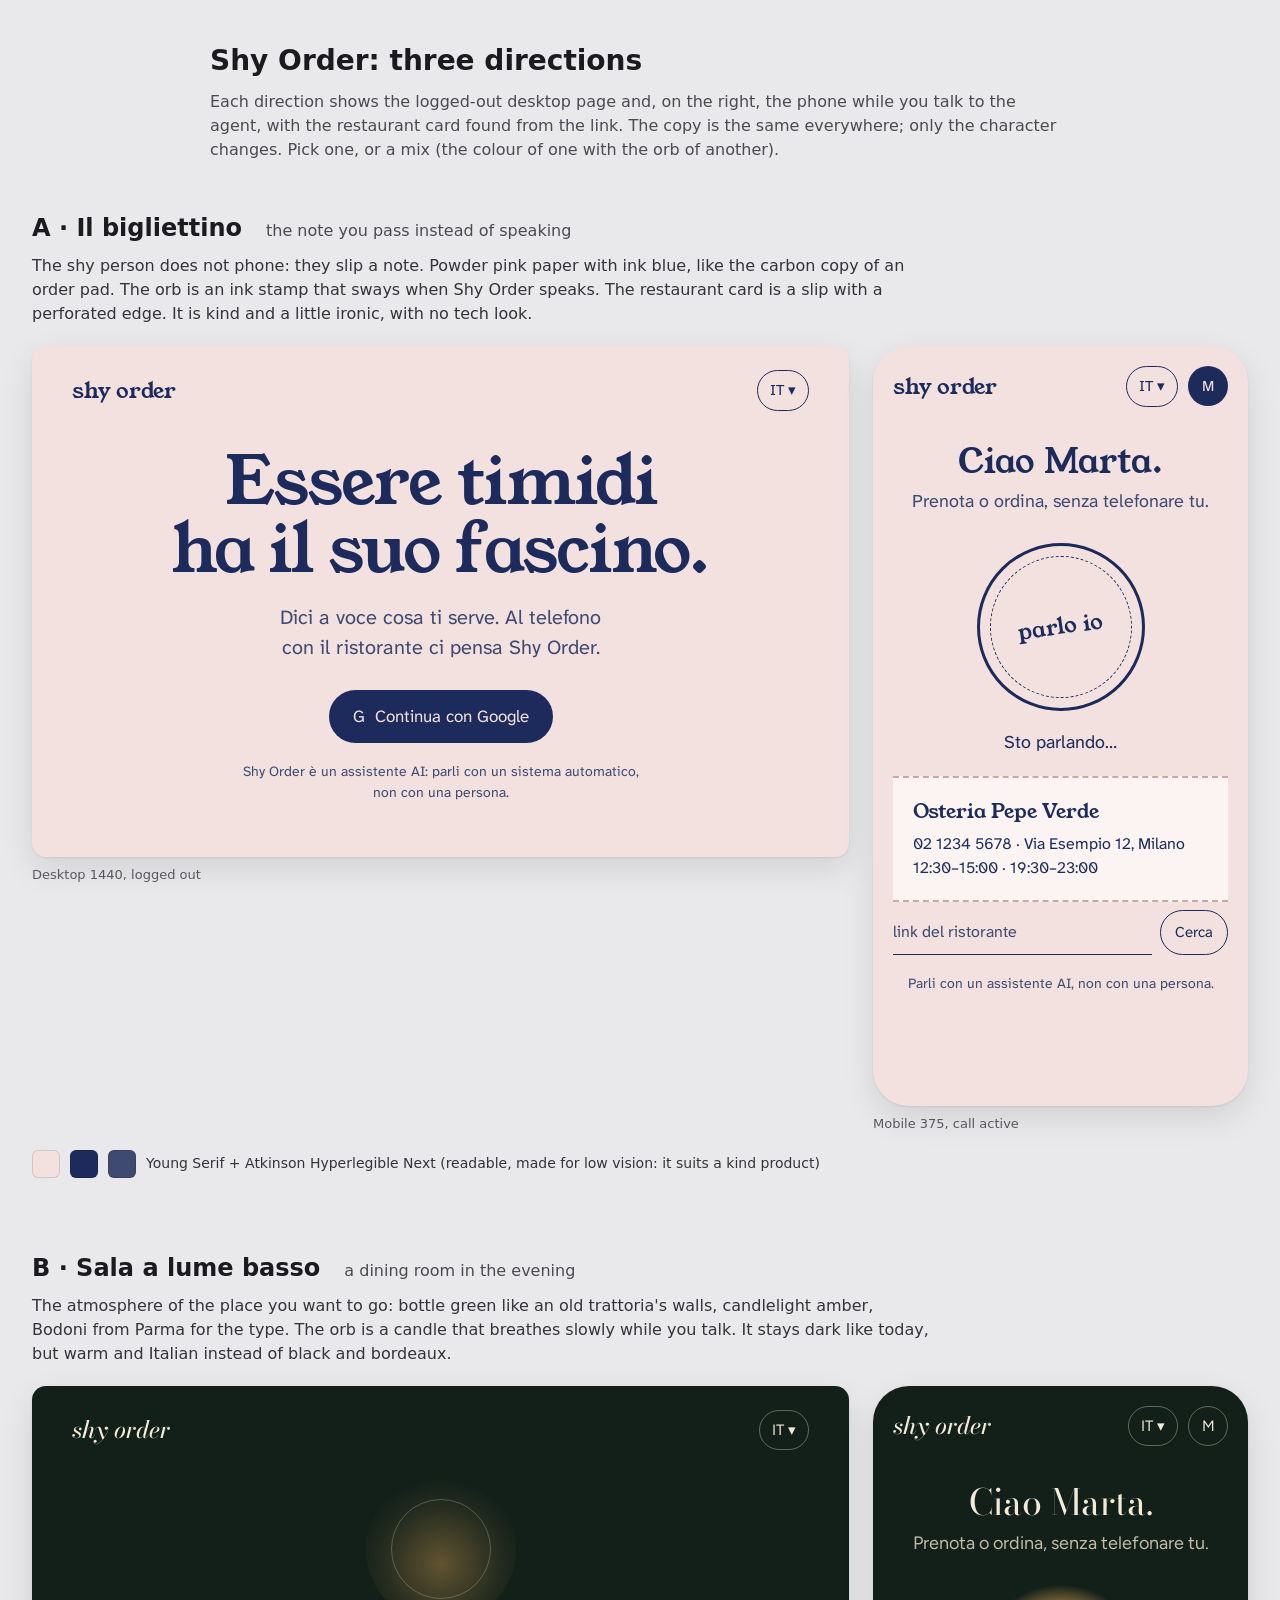
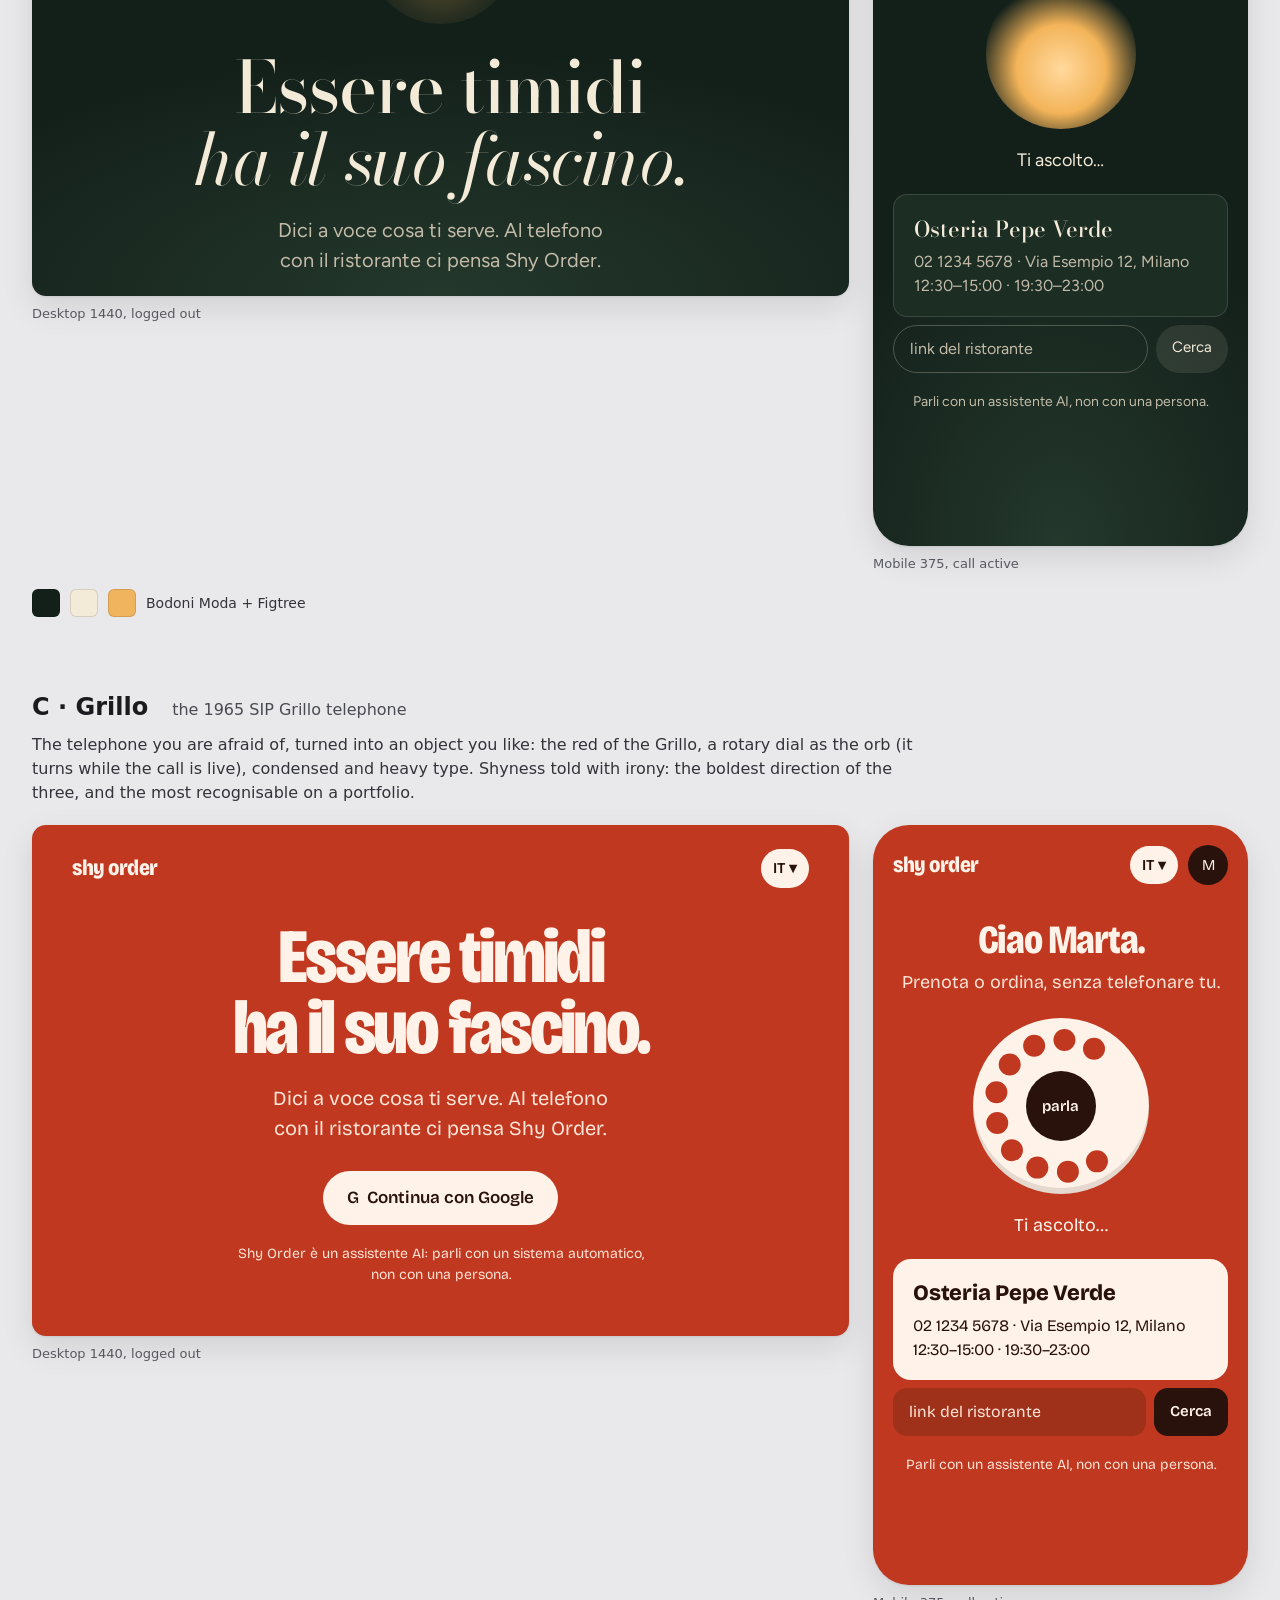
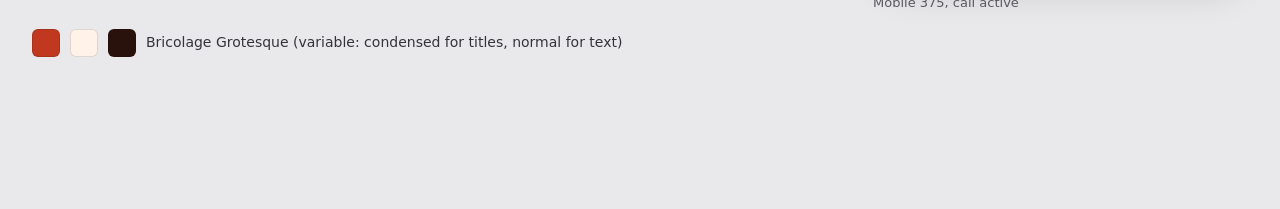
<file: refs/directions.html>
<!DOCTYPE html>
<html lang="it">
<head>
<meta charset="UTF-8" />
<meta name="viewport" content="width=device-width, initial-scale=1" />
<title>Shy Order — tre direzioni</title>
<link rel="preconnect" href="https://fonts.googleapis.com" />
<link rel="preconnect" href="https://fonts.gstatic.com" crossorigin />
<link href="https://fonts.googleapis.com/css2?family=Young+Serif&family=Atkinson+Hyperlegible+Next:wght@400;600&family=Bodoni+Moda:ital,opsz,wght@0,6..96,400..800;1,6..96,400..700&family=Figtree:wght@400;500;600&family=Bricolage+Grotesque:opsz,wdth,wght@12..96,75..100,400..800&display=swap" rel="stylesheet" />
<style>
  * { box-sizing: border-box; margin: 0; }
  body { background: #e9e9ec; color: #1b1b1f; font: 16px/1.5 system-ui, sans-serif; padding: 40px 32px 80px; }
  .intro { max-width: 860px; margin: 0 auto 48px; }
  .intro h1 { font-size: 28px; margin-bottom: 8px; }
  .intro p { color: #4a4a52; }
  .dir { max-width: 1400px; margin: 0 auto 72px; }
  .dir-head { display: flex; gap: 24px; align-items: baseline; margin-bottom: 8px; flex-wrap: wrap; }
  .dir-head h2 { font-size: 24px; }
  .dir-head span { color: #4a4a52; }
  .dir-why { color: #33333a; max-width: 900px; margin-bottom: 20px; }
  .boards { display: grid; grid-template-columns: minmax(0, 1fr) 375px; gap: 24px; align-items: start; }
  @media (max-width: 1100px) { .boards { grid-template-columns: 1fr; } .phone { justify-self: center; } }
  .frame { border-radius: 14px; overflow: hidden; box-shadow: 0 1px 2px rgba(0,0,0,.08), 0 12px 32px rgba(0,0,0,.10); position: relative; }
  .desk { aspect-ratio: 16 / 10; }
  .phone { width: 375px; height: 760px; border-radius: 36px; }
  .label { font-size: 13px; color: #5b5b63; margin-top: 8px; }
  .spec { display: flex; gap: 10px; margin-top: 16px; flex-wrap: wrap; align-items: center; font-size: 14px; color: #33333a; }
  .sw { width: 28px; height: 28px; border-radius: 6px; border: 1px solid rgba(0,0,0,.12); }

  /* shared skeleton */
  .scr { position: absolute; inset: 0; display: flex; flex-direction: column; }
  .hdr { display: flex; justify-content: space-between; align-items: center; padding: 24px 40px; }
  .phone .hdr { padding: 20px 20px; }
  .lang { display: inline-flex; align-items: center; gap: 6px; padding: 8px 12px; border-radius: 999px; font-size: 15px; }
  .acct { width: 40px; height: 40px; border-radius: 50%; display: grid; place-items: center; font-size: 15px; }
  .right { display: flex; gap: 10px; align-items: center; }
  .body { flex: 1; display: flex; flex-direction: column; align-items: center; justify-content: center; text-align: center; padding: 0 40px 40px; }
  .phone .body { padding: 0 20px 24px; justify-content: flex-start; padding-top: 12px; }
  .gbtn { display: inline-flex; gap: 10px; align-items: center; padding: 14px 24px; border-radius: 999px; font-size: 17px; margin-top: 28px; }
  .disc { font-size: 14px; margin-top: 18px; max-width: 420px; }
  .orbwrap { position: relative; display: grid; place-items: center; }
  .orbtxt { margin-top: 18px; font-size: 18px; }

  /* ── A: Bigliettino ─────────────────────────────── */
  .A { --bg: #f2e1de; --ink: #1d2b5c; --ink2: #3f4a73; --line: #c9a9a4; background: var(--bg); color: var(--ink); font-family: 'Atkinson Hyperlegible Next', sans-serif; }
  .A .logo { font-family: 'Young Serif', serif; font-size: 22px; letter-spacing: -.01em; }
  .A .lang { border: 1.5px solid var(--ink); color: var(--ink); }
  .A .acct { background: var(--ink); color: var(--bg); }
  .A h3 { font-family: 'Young Serif', serif; font-weight: 400; font-size: clamp(40px, 5.2vw, 76px); line-height: 1.02; letter-spacing: -.02em; text-wrap: balance; }
  .A .sub { font-size: 20px; color: var(--ink2); margin-top: 18px; max-width: 520px; text-wrap: balance; }
  .A .gbtn { background: var(--ink); color: var(--bg); }
  .A .disc { color: var(--ink2); }
  .A .stamp { width: 168px; height: 168px; border-radius: 50%; border: 3px solid var(--ink); display: grid; place-items: center; position: relative; }
  .A .stamp::before { content: ""; position: absolute; inset: 10px; border-radius: 50%; border: 1.5px dashed var(--ink); }
  .A .stamp b { font-family: 'Young Serif', serif; font-weight: 400; font-size: 22px; transform: rotate(-8deg); }
  .A .stamp.live { animation: inkA 2.8s cubic-bezier(.16,1,.3,1) infinite; }
  .A .ring { position: absolute; width: 168px; height: 168px; border-radius: 50%; border: 2px solid var(--ink); opacity: 0; animation: ringA 3s cubic-bezier(.16,1,.3,1) infinite; }
  .A .ring.two { animation-delay: 1.5s; }
  @keyframes ringA { from { transform: scale(1); opacity: .5; } to { transform: scale(1.6); opacity: 0; } }
  @keyframes inkA { 50% { transform: rotate(3deg) scale(1.02); } }
  .A .slip { background: #fbf4f2; color: var(--ink); text-align: left; padding: 18px 20px 20px; width: 100%; margin-top: 20px; font-size: 16px; border-top: 2px dashed var(--line); border-bottom: 2px dashed var(--line); }
  .A .slip strong { font-family: 'Young Serif', serif; font-weight: 400; font-size: 20px; display: block; margin-bottom: 6px; }
  .A .field { width: 100%; display: flex; gap: 8px; margin-top: 8px; }
  .A .field div { flex: 1; border-bottom: 1.5px solid var(--ink); text-align: left; padding: 10px 0; color: var(--ink2); font-size: 16px; }
  .A .field span { padding: 10px 14px; border-radius: 999px; border: 1.5px solid var(--ink); font-size: 15px; }
  .A .hello { font-family: 'Young Serif', serif; font-size: 34px; line-height: 1.1; margin: 4px 0 4px; }

  /* ── B: Sala a lume basso ───────────────────────── */
  .B { --bg: #13201a; --bg2: #1c2d24; --txt: #f3ead8; --mute: #c3bba8; --amber: #f0b45e; background: radial-gradient(120% 80% at 50% 100%, #24382c 0%, var(--bg) 60%); color: var(--txt); font-family: 'Figtree', sans-serif; }
  .B .logo { font-family: 'Bodoni Moda', serif; font-size: 24px; font-style: italic; font-weight: 500; }
  .B .lang { border: 1px solid rgba(243,234,216,.35); color: var(--txt); }
  .B .acct { border: 1px solid rgba(243,234,216,.35); color: var(--txt); }
  .B h3 { font-family: 'Bodoni Moda', serif; font-weight: 500; font-size: clamp(42px, 5.6vw, 84px); line-height: 1; letter-spacing: -.015em; text-wrap: balance; }
  .B h3 em { font-weight: 400; }
  .B .sub { font-size: 20px; color: var(--mute); margin-top: 20px; max-width: 520px; text-wrap: balance; }
  .B .gbtn { background: var(--txt); color: var(--bg); }
  .B .disc { color: var(--mute); }
  .B .candle { width: 150px; height: 150px; border-radius: 50%; background: radial-gradient(circle at 50% 60%, #ffd9a0 0%, var(--amber) 38%, rgba(240,180,94,.0) 72%); filter: saturate(1.05); }
  .B .candle.off { background: radial-gradient(circle at 50% 60%, rgba(240,180,94,.35) 0%, rgba(240,180,94,.08) 50%, transparent 72%); outline: 1px solid rgba(243,234,216,.25); outline-offset: -26px; }
  .B .candle.live { animation: breatheB 3s cubic-bezier(.45,0,.55,1) infinite; }
  @keyframes breatheB { 50% { transform: scale(1.12); opacity: .85; } }
  .B .card { background: var(--bg2); border: 1px solid rgba(243,234,216,.14); border-radius: 14px; text-align: left; padding: 18px 20px; width: 100%; margin-top: 20px; font-size: 16px; color: var(--mute); }
  .B .card strong { color: var(--txt); font-family: 'Bodoni Moda', serif; font-weight: 500; font-size: 22px; display: block; margin-bottom: 4px; }
  .B .field { width: 100%; display: flex; gap: 8px; margin-top: 8px; }
  .B .field div { flex: 1; border: 1px solid rgba(243,234,216,.25); border-radius: 999px; text-align: left; padding: 11px 16px; color: var(--mute); font-size: 16px; }
  .B .field span { padding: 11px 16px; border-radius: 999px; background: rgba(243,234,216,.1); font-size: 15px; }
  .B .hello { font-family: 'Bodoni Moda', serif; font-size: 36px; line-height: 1.1; margin: 4px 0; }

  /* ── C: Grillo ──────────────────────────────────── */
  .C { --bg: #c0381f; --cream: #fff3e9; --dark: #2a120c; --soft: #ffe3d6; background: var(--bg); color: var(--cream); font-family: 'Bricolage Grotesque', sans-serif; font-variation-settings: "wdth" 100; }
  .C .logo { font-weight: 800; font-size: 22px; letter-spacing: -.02em; font-variation-settings: "wdth" 85; }
  .C .lang { background: var(--cream); color: var(--dark); font-weight: 600; }
  .C .acct { background: var(--dark); color: var(--cream); }
  .C h3 { font-weight: 800; font-size: clamp(44px, 6vw, 92px); line-height: .92; letter-spacing: -.035em; font-variation-settings: "wdth" 80; text-wrap: balance; }
  .C .sub { font-size: 20px; color: var(--soft); margin-top: 20px; max-width: 520px; text-wrap: balance; }
  .C .gbtn { background: var(--cream); color: var(--dark); font-weight: 600; }
  .C .disc { color: var(--soft); }
  .C .dial { width: 176px; height: 176px; border-radius: 50%; background: var(--cream); position: relative; display: grid; place-items: center; box-shadow: inset 0 -6px 0 rgba(42,18,12,.12); }
  .C .dial i { position: absolute; width: 22px; height: 22px; border-radius: 50%; background: var(--bg); left: 50%; top: 50%; margin: -11px; }
  .C .dial b { width: 70px; height: 70px; border-radius: 50%; background: var(--dark); color: var(--cream); display: grid; place-items: center; font-size: 15px; font-weight: 600; }
  .C .dial.live { animation: dialC 3.2s cubic-bezier(.16,1,.3,1) infinite; }
  @keyframes dialC { 0%, 100% { transform: rotate(0); } 40% { transform: rotate(-38deg); } }
  .C .card { background: var(--cream); color: var(--dark); border-radius: 18px; text-align: left; padding: 18px 20px; width: 100%; margin-top: 20px; font-size: 16px; }
  .C .card strong { font-weight: 800; font-size: 22px; display: block; margin-bottom: 4px; letter-spacing: -.01em; }
  .C .field { width: 100%; display: flex; gap: 8px; margin-top: 8px; }
  .C .field div { flex: 1; background: rgba(42,18,12,.22); border-radius: 14px; text-align: left; padding: 12px 16px; color: var(--soft); font-size: 16px; }
  .C .field span { padding: 12px 16px; border-radius: 14px; background: var(--dark); font-size: 15px; font-weight: 600; }
  .C .hello { font-weight: 800; font-size: 40px; line-height: .95; letter-spacing: -.03em; font-variation-settings: "wdth" 80; margin: 4px 0; }

  @media (prefers-reduced-motion: reduce) { * { animation: none !important; } }
</style>
</head>
<body>

<div class="intro">
  <h1>Shy Order: three directions</h1>
  <p>Each direction shows the logged-out desktop page and, on the right, the phone while you talk to the agent, with the restaurant card found from the link. The copy is the same everywhere; only the character changes. Pick one, or a mix (the colour of one with the orb of another).</p>
</div>

<!-- A -->
<section class="dir">
  <div class="dir-head"><h2>A · Il bigliettino</h2><span>the note you pass instead of speaking</span></div>
  <p class="dir-why">The shy person does not phone: they slip a note. Powder pink paper with ink blue, like the carbon copy of an order pad. The orb is an ink stamp that sways when Shy Order speaks. The restaurant card is a slip with a perforated edge. It is kind and a little ironic, with no tech look.</p>
  <div class="boards">
    <div>
      <div class="frame desk A"><div class="scr">
        <div class="hdr"><span class="logo">shy order</span><div class="right"><span class="lang">IT ▾</span></div></div>
        <div class="body">
          <h3>Essere timidi<br>ha il suo fascino.</h3>
          <p class="sub">Dici a voce cosa ti serve. Al telefono con il ristorante ci pensa Shy Order.</p>
          <span class="gbtn">G&nbsp; Continua con Google</span>
          <p class="disc">Shy Order è un assistente AI: parli con un sistema automatico, non con una persona.</p>
        </div>
      </div></div>
      <p class="label">Desktop 1440, logged out</p>
    </div>
    <div>
      <div class="frame phone A"><div class="scr">
        <div class="hdr"><span class="logo">shy order</span><div class="right"><span class="lang">IT ▾</span><span class="acct">M</span></div></div>
        <div class="body">
          <p class="hello">Ciao Marta.</p>
          <p class="sub" style="margin-top:4px;font-size:18px">Prenota o ordina, senza telefonare tu.</p>
          <div class="orbwrap" style="margin-top:28px"><span class="ring"></span><span class="ring two"></span><div class="stamp live"><b>parlo io</b></div></div>
          <p class="orbtxt">Sto parlando…</p>
          <div class="slip"><strong>Osteria Pepe Verde</strong>02 1234 5678 · Via Esempio 12, Milano<br>12:30–15:00 · 19:30–23:00</div>
          <div class="field"><div>link del ristorante</div><span>Cerca</span></div>
          <p class="disc" style="font-size:14px">Parli con un assistente AI, non con una persona.</p>
        </div>
      </div></div>
      <p class="label">Mobile 375, call active</p>
    </div>
  </div>
  <div class="spec"><span class="sw" style="background:#f2e1de"></span><span class="sw" style="background:#1d2b5c"></span><span class="sw" style="background:#3f4a73"></span> Young Serif + Atkinson Hyperlegible Next (readable, made for low vision: it suits a kind product)</div>
</section>

<!-- B -->
<section class="dir">
  <div class="dir-head"><h2>B · Sala a lume basso</h2><span>a dining room in the evening</span></div>
  <p class="dir-why">The atmosphere of the place you want to go: bottle green like an old trattoria's walls, candlelight amber, Bodoni from Parma for the type. The orb is a candle that breathes slowly while you talk. It stays dark like today, but warm and Italian instead of black and bordeaux.</p>
  <div class="boards">
    <div>
      <div class="frame desk B"><div class="scr">
        <div class="hdr"><span class="logo">shy order</span><div class="right"><span class="lang">IT ▾</span></div></div>
        <div class="body">
          <div class="candle off" style="margin-bottom:28px"></div>
          <h3>Essere timidi<br><em>ha il suo fascino.</em></h3>
          <p class="sub">Dici a voce cosa ti serve. Al telefono con il ristorante ci pensa Shy Order.</p>
          <span class="gbtn">G&nbsp; Continua con Google</span>
          <p class="disc">Shy Order è un assistente AI: parli con un sistema automatico, non con una persona.</p>
        </div>
      </div></div>
      <p class="label">Desktop 1440, logged out</p>
    </div>
    <div>
      <div class="frame phone B"><div class="scr">
        <div class="hdr"><span class="logo">shy order</span><div class="right"><span class="lang">IT ▾</span><span class="acct">M</span></div></div>
        <div class="body">
          <p class="hello">Ciao Marta.</p>
          <p class="sub" style="margin-top:4px;font-size:18px">Prenota o ordina, senza telefonare tu.</p>
          <div class="orbwrap" style="margin-top:22px"><div class="candle live"></div></div>
          <p class="orbtxt">Ti ascolto…</p>
          <div class="card"><strong>Osteria Pepe Verde</strong>02 1234 5678 · Via Esempio 12, Milano<br>12:30–15:00 · 19:30–23:00</div>
          <div class="field"><div>link del ristorante</div><span>Cerca</span></div>
          <p class="disc" style="font-size:14px">Parli con un assistente AI, non con una persona.</p>
        </div>
      </div></div>
      <p class="label">Mobile 375, call active</p>
    </div>
  </div>
  <div class="spec"><span class="sw" style="background:#13201a"></span><span class="sw" style="background:#f3ead8"></span><span class="sw" style="background:#f0b45e"></span> Bodoni Moda + Figtree</div>
</section>

<!-- C -->
<section class="dir">
  <div class="dir-head"><h2>C · Grillo</h2><span>the 1965 SIP Grillo telephone</span></div>
  <p class="dir-why">The telephone you are afraid of, turned into an object you like: the red of the Grillo, a rotary dial as the orb (it turns while the call is live), condensed and heavy type. Shyness told with irony: the boldest direction of the three, and the most recognisable on a portfolio.</p>
  <div class="boards">
    <div>
      <div class="frame desk C"><div class="scr">
        <div class="hdr"><span class="logo">shy order</span><div class="right"><span class="lang">IT ▾</span></div></div>
        <div class="body">
          <h3>Essere timidi<br>ha il suo fascino.</h3>
          <p class="sub">Dici a voce cosa ti serve. Al telefono con il ristorante ci pensa Shy Order.</p>
          <span class="gbtn">G&nbsp; Continua con Google</span>
          <p class="disc">Shy Order è un assistente AI: parli con un sistema automatico, non con una persona.</p>
        </div>
      </div></div>
      <p class="label">Desktop 1440, logged out</p>
    </div>
    <div>
      <div class="frame phone C"><div class="scr">
        <div class="hdr"><span class="logo">shy order</span><div class="right"><span class="lang">IT ▾</span><span class="acct">M</span></div></div>
        <div class="body">
          <p class="hello">Ciao Marta.</p>
          <p class="sub" style="margin-top:6px;font-size:18px">Prenota o ordina, senza telefonare tu.</p>
          <div class="orbwrap" style="margin-top:22px"><div class="dial live" id="dial"><b>parla</b></div></div>
          <p class="orbtxt">Ti ascolto…</p>
          <div class="card"><strong>Osteria Pepe Verde</strong>02 1234 5678 · Via Esempio 12, Milano<br>12:30–15:00 · 19:30–23:00</div>
          <div class="field"><div>link del ristorante</div><span>Cerca</span></div>
          <p class="disc" style="font-size:14px">Parli con un assistente AI, non con una persona.</p>
        </div>
      </div></div>
      <p class="label">Mobile 375, call active</p>
    </div>
  </div>
  <div class="spec"><span class="sw" style="background:#c0381f"></span><span class="sw" style="background:#fff3e9"></span><span class="sw" style="background:#2a120c"></span> Bricolage Grotesque (variable: condensed for titles, normal for text)</div>
</section>

<script>
  // Holes of the rotary dial (direction C)
  document.querySelectorAll('.dial').forEach(d => {
    for (let i = 0; i < 10; i++) {
      const a = (-60 - i * 27) * Math.PI / 180, r = 66;
      const h = document.createElement('i');
      h.style.transform = `translate(${Math.cos(a) * r}px, ${Math.sin(a) * r}px)`;
      d.appendChild(h);
    }
  });
</script>
</body>
</html>
</file>
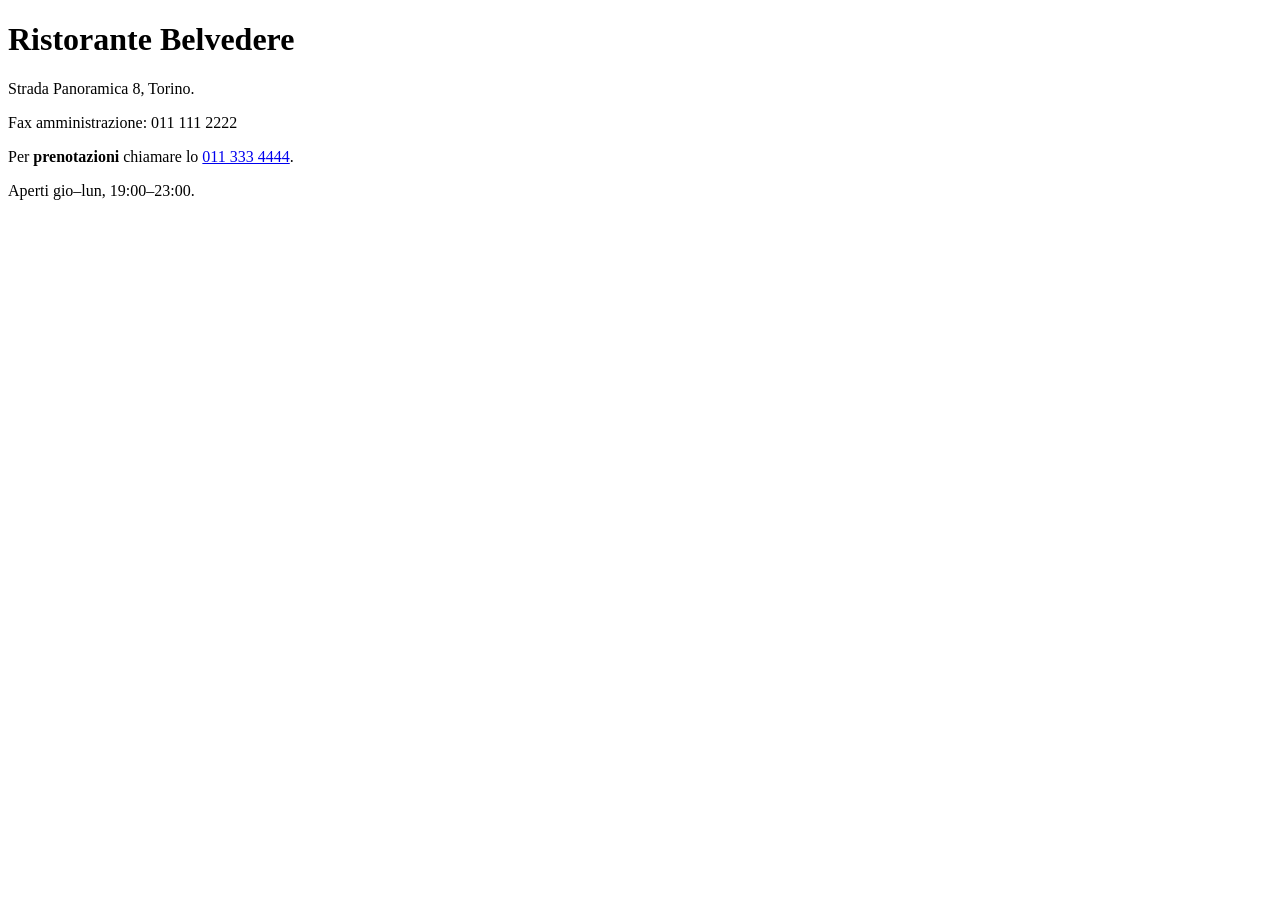
<file: evals/fixtures/belvedere_due_numeri.html>
<!doctype html><html lang="it"><head><title>Ristorante Belvedere</title></head>
<body>
  <h1>Ristorante Belvedere</h1>
  <p>Strada Panoramica 8, Torino.</p>
  <p>Fax amministrazione: 011 111 2222</p>
  <p>Per <strong>prenotazioni</strong> chiamare lo <a href="tel:+390113334444">011 333 4444</a>.</p>
  <p>Aperti gio–lun, 19:00–23:00.</p>
</body></html>
</file>
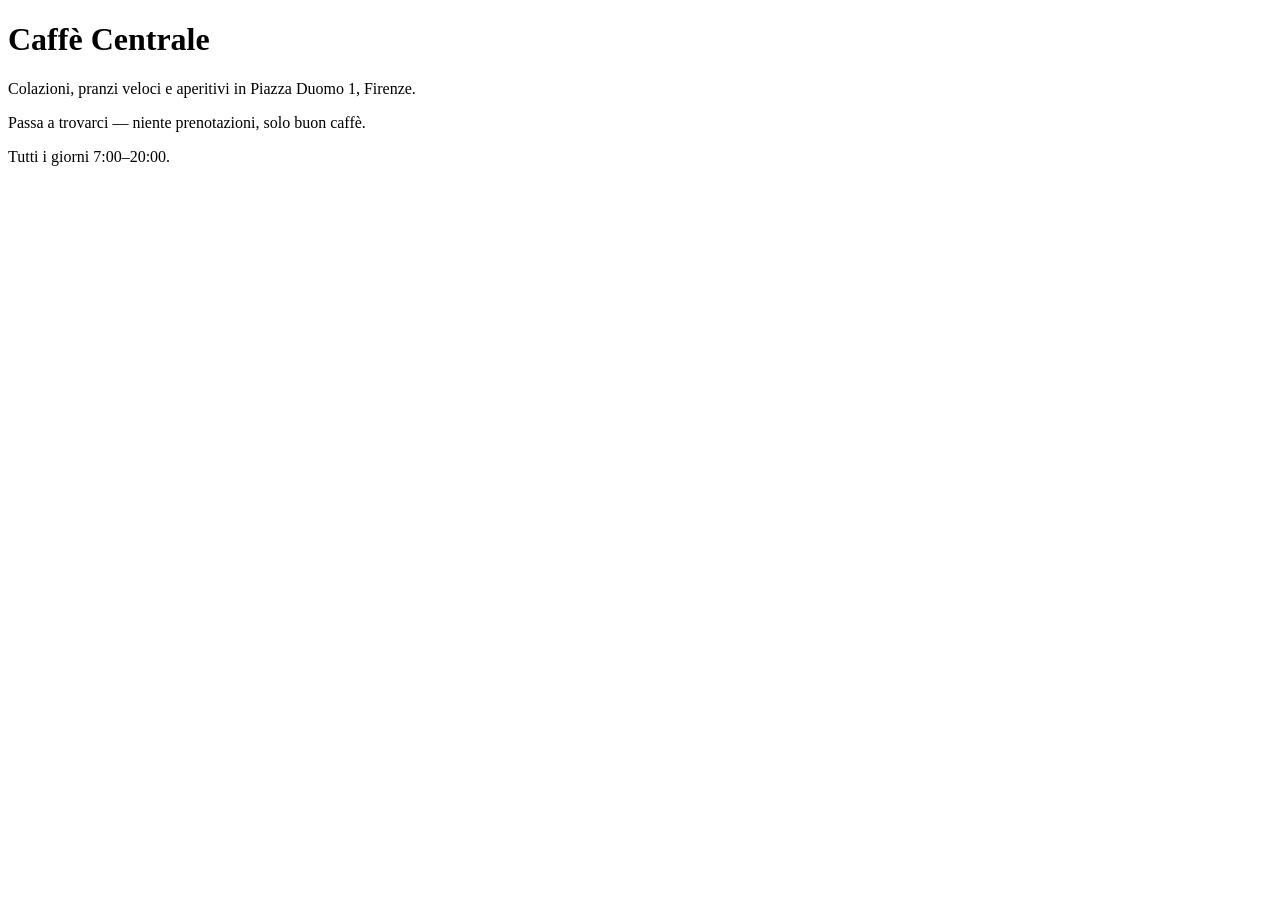
<file: evals/fixtures/caffecentrale.html>
<!doctype html><html lang="it"><head><title>Caffè Centrale</title></head>
<body>
  <h1>Caffè Centrale</h1>
  <p>Colazioni, pranzi veloci e aperitivi in Piazza Duomo 1, Firenze.</p>
  <p>Passa a trovarci — niente prenotazioni, solo buon caffè.</p>
  <p>Tutti i giorni 7:00–20:00.</p>
</body></html>
</file>
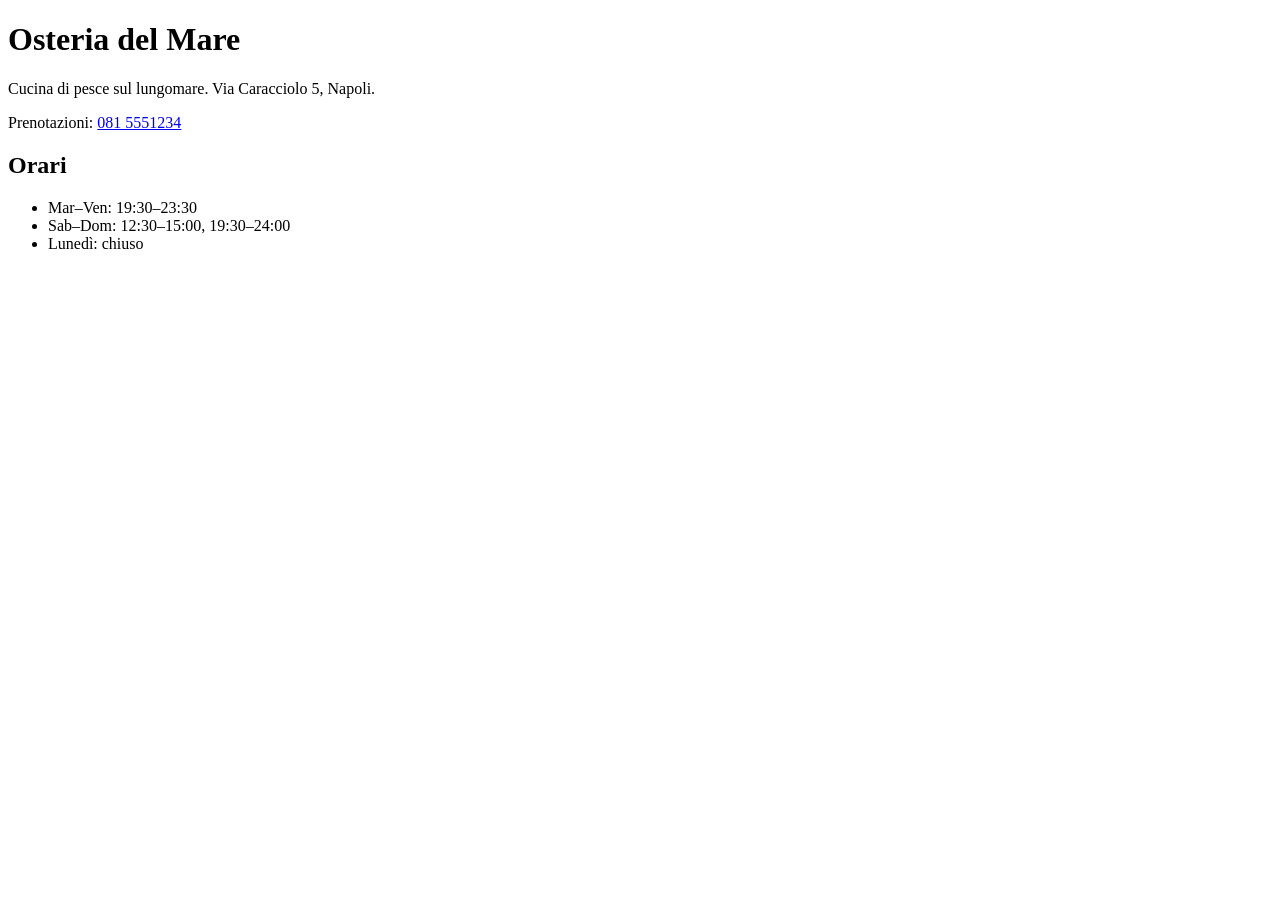
<file: evals/fixtures/osteriadelmare.html>
<!doctype html><html lang="it"><head><title>Osteria del Mare — Napoli</title></head>
<body>
  <h1>Osteria del Mare</h1>
  <p>Cucina di pesce sul lungomare. Via Caracciolo 5, Napoli.</p>
  <p>Prenotazioni: <a href="tel:+390815551234">081 5551234</a></p>
  <h2>Orari</h2>
  <ul>
    <li>Mar–Ven: 19:30–23:30</li>
    <li>Sab–Dom: 12:30–15:00, 19:30–24:00</li>
    <li>Lunedì: chiuso</li>
  </ul>
</body></html>
</file>
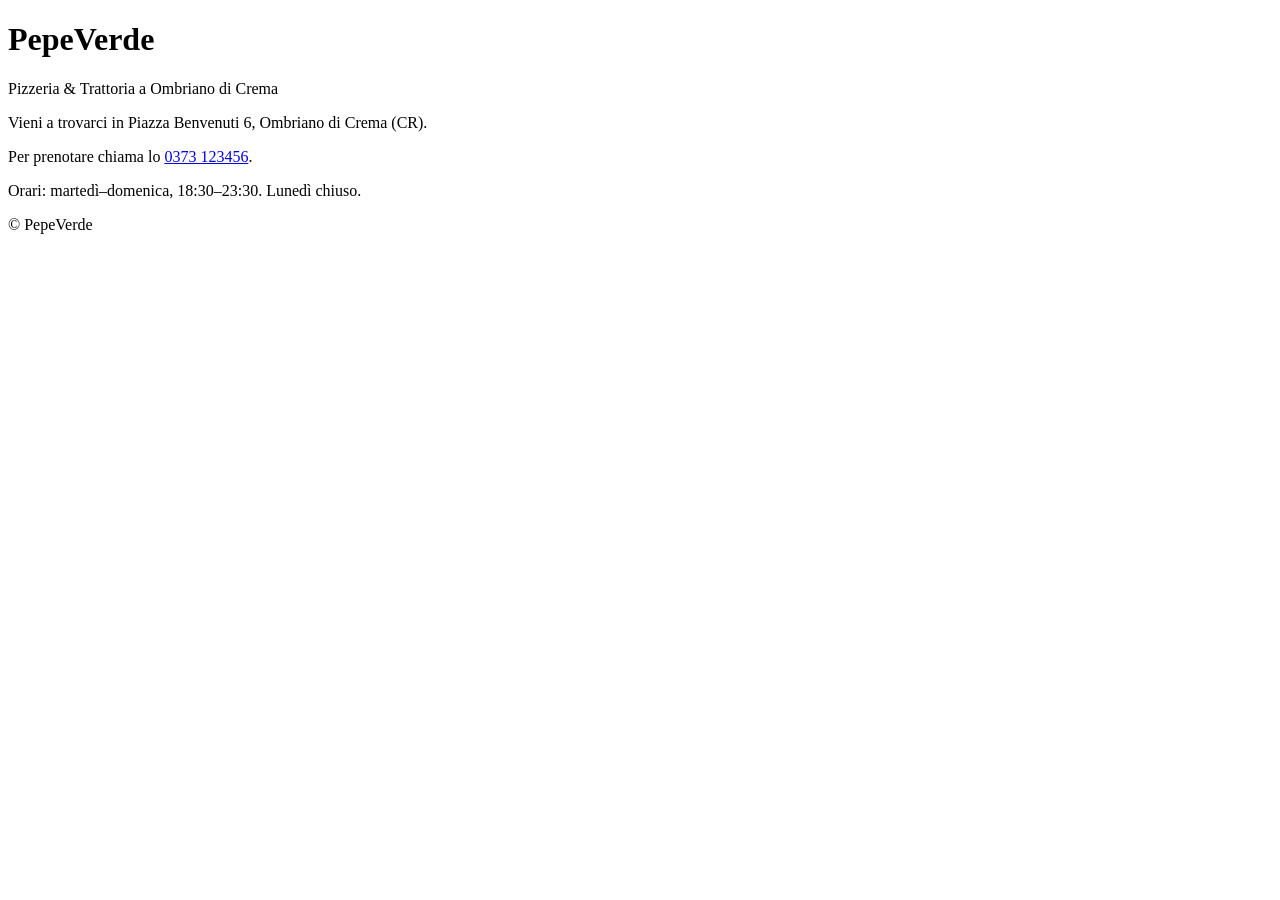
<file: evals/fixtures/pepeverde.html>
<!doctype html><html lang="it"><head><title>PepeVerde — Pizzeria Trattoria</title></head>
<body>
  <header><h1>PepeVerde</h1><p>Pizzeria &amp; Trattoria a Ombriano di Crema</p></header>
  <section>
    <p>Vieni a trovarci in Piazza Benvenuti 6, Ombriano di Crema (CR).</p>
    <p>Per prenotare chiama lo <a href="tel:+390373123456">0373 123456</a>.</p>
    <p>Orari: martedì–domenica, 18:30–23:30. Lunedì chiuso.</p>
  </section>
  <footer>© PepeVerde</footer>
</body></html>
</file>
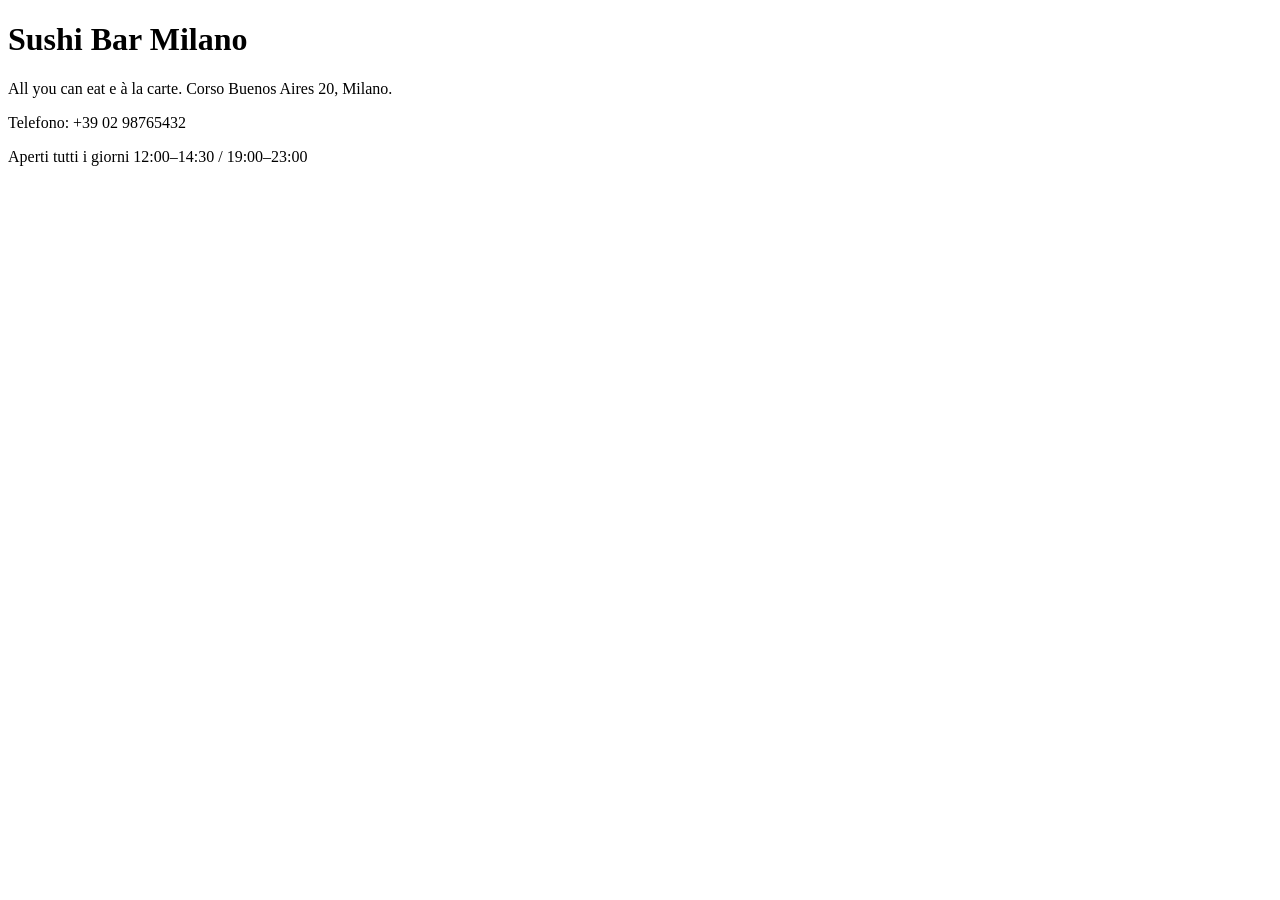
<file: evals/fixtures/sushibarmilano.html>
<!doctype html><html lang="it"><head><title>Sushi Bar Milano</title></head>
<body>
  <h1>Sushi Bar Milano</h1>
  <p>All you can eat e à la carte. Corso Buenos Aires 20, Milano.</p>
  <p>Telefono: +39 02 98765432</p>
  <p>Aperti tutti i giorni 12:00–14:30 / 19:00–23:00</p>
</body></html>
</file>
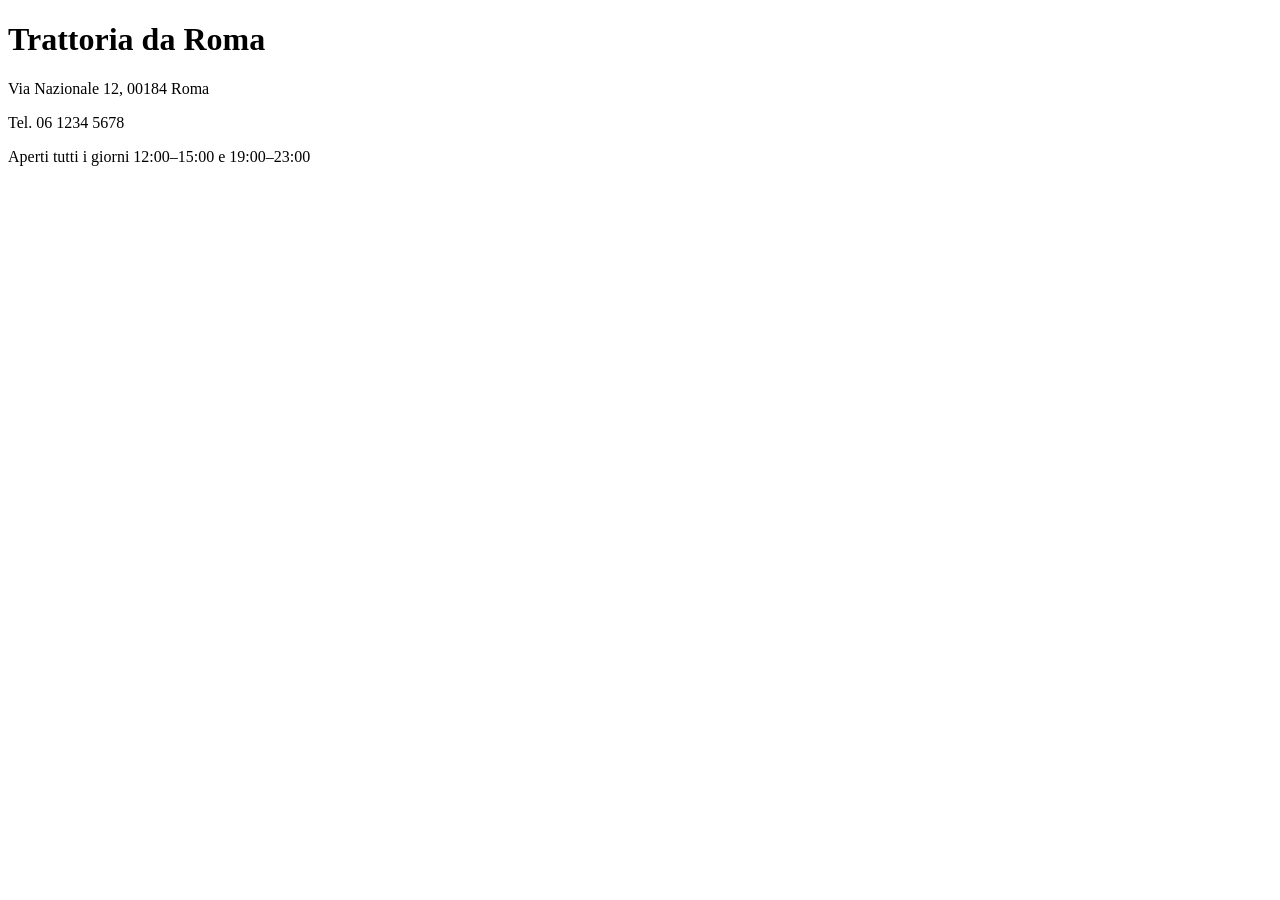
<file: evals/fixtures/trattoriadaroma.html>
<!doctype html><html lang="it"><head><title>Trattoria da Roma</title></head>
<body>
  <h1>Trattoria da Roma</h1>
  <div class="contatti">
    <p>Via Nazionale 12, 00184 Roma</p>
    <p>Tel. 06 1234 5678</p>
    <p>Aperti tutti i giorni 12:00–15:00 e 19:00–23:00</p>
  </div>
</body></html>
</file>
